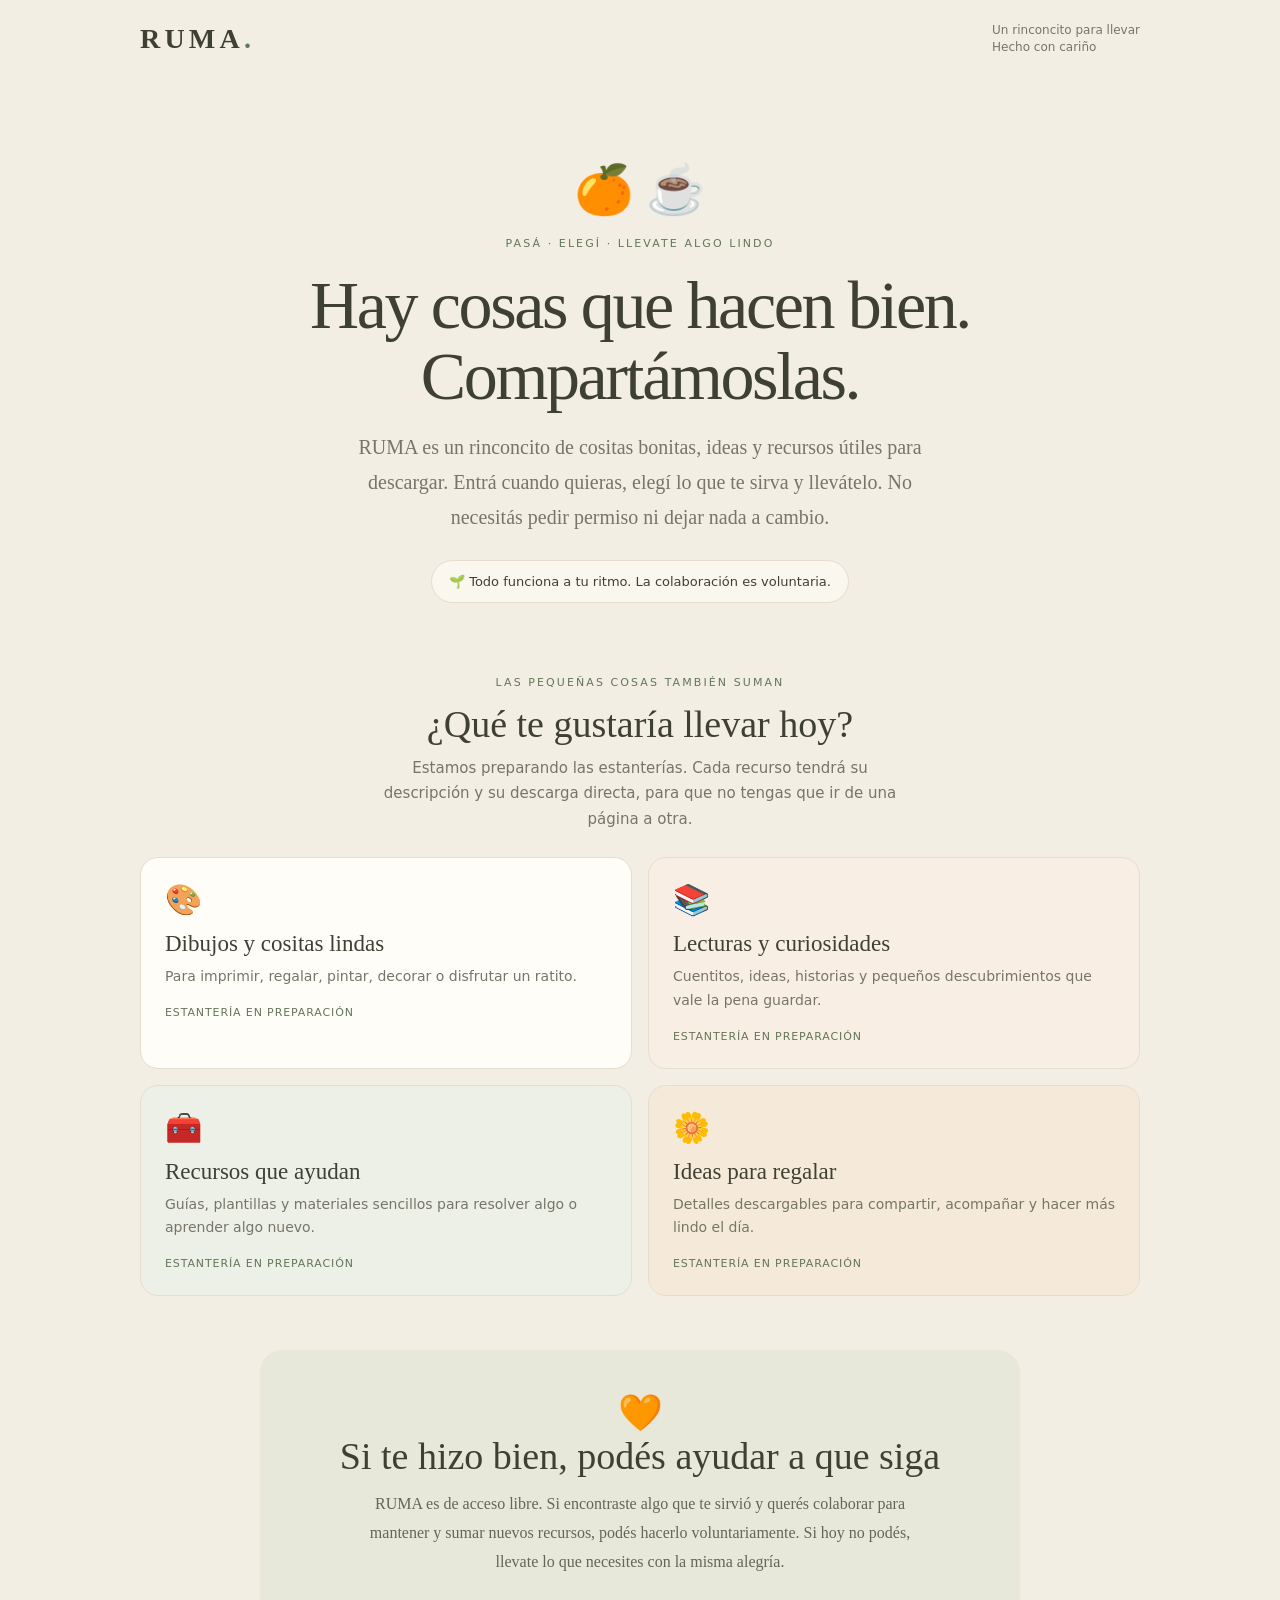
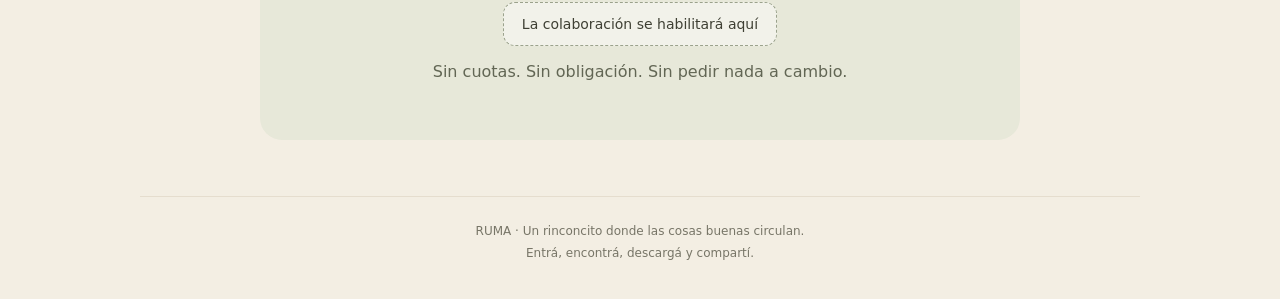
<file: index.html>
<!doctype html>
<html lang="es">
<head>
  <meta charset="utf-8">
  <meta name="viewport" content="width=device-width, initial-scale=1">
  <meta name="theme-color" content="#f3eee3">
  <meta name="description" content="RUMA: un rinconcito de recursos bonitos, útiles y gratuitos para descargar. Llevate lo que te sirva y colaborá voluntariamente si querés.">
  <title>RUMA — Un rinconcito para llevar</title>
  <style>
    :root{--cream:#f3eee3;--paper:#fffdf8;--ink:#3f4034;--muted:#777567;--green:#64765a;--soft:#e7e8d9;--peach:#f2dfcf;--line:#e5ddce}
    *{box-sizing:border-box}
    html{scroll-behavior:smooth}
    body{margin:0;background:var(--cream);color:var(--ink);font-family:Georgia,"Times New Roman",serif}
    a{color:inherit}
    .wrap{width:min(100% - 32px,1000px);margin:auto}
    header{padding:22px 0;display:flex;align-items:center;justify-content:space-between;gap:16px}
    .brand{font-size:28px;letter-spacing:.15em;font-weight:bold}
    .tag{font:12px/1.4 system-ui,sans-serif;color:var(--muted)}
    .hero{padding:clamp(38px,8vw,84px) 0 50px;text-align:center}
    .symbol{font-size:48px;margin-bottom:18px}
    .eyebrow{font:11px/1.5 system-ui,sans-serif;letter-spacing:.19em;text-transform:uppercase;color:var(--green)}
    h1{font-size:clamp(38px,7vw,68px);line-height:1.04;font-weight:normal;letter-spacing:-.035em;margin:18px auto;max-width:760px}
    .intro{font-size:clamp(17px,2.4vw,20px);line-height:1.75;color:var(--muted);max-width:600px;margin:0 auto}
    .note{display:inline-block;margin-top:25px;padding:11px 17px;border:1px solid var(--line);border-radius:30px;background:rgba(255,253,248,.6);font:13px/1.5 system-ui,sans-serif}
    .section-head{text-align:center;padding:22px 0 25px}
    h2{font-size:clamp(27px,4vw,38px);font-weight:normal;margin:10px 0}
    .section-head p{font:15px/1.7 system-ui,sans-serif;color:var(--muted);max-width:520px;margin:0 auto}
    .shelves{display:grid;grid-template-columns:repeat(2,minmax(0,1fr));gap:16px;padding-bottom:54px}
    .shelf{background:var(--paper);border:1px solid var(--line);border-radius:18px;padding:24px;min-height:185px}
    .shelf:nth-child(2){background:#f8eee4}.shelf:nth-child(3){background:#edf0e6}.shelf:nth-child(4){background:#f5ead9}
    .emoji{font-size:30px}
    .shelf h3{font-size:23px;font-weight:normal;margin:14px 0 8px}
    .shelf p{font:14px/1.7 system-ui,sans-serif;color:var(--muted);margin:0}
    .shelf .soon{display:inline-block;margin-top:17px;font:11px system-ui,sans-serif;letter-spacing:.08em;text-transform:uppercase;color:var(--green)}
    .honor{margin:0 auto 56px;max-width:760px;background:var(--soft);border-radius:22px;padding:clamp(25px,5vw,42px);text-align:center}
    .honor h2{margin-top:0}
    .honor p{font-size:16px;line-height:1.8;color:#626654;max-width:570px;margin:12px auto}
    .alias{display:inline-block;margin-top:13px;padding:13px 18px;border:1px dashed #9ba28c;border-radius:12px;font:14px system-ui,sans-serif;background:rgba(255,255,255,.45)}
    .small{font:12px/1.7 system-ui,sans-serif;color:var(--muted)}
    footer{text-align:center;border-top:1px solid var(--line);padding:24px 0 34px;font:12px/1.8 system-ui,sans-serif;color:var(--muted)}
    @media(max-width:560px){.shelves{grid-template-columns:1fr;gap:12px}.shelf{min-height:0;padding:22px}.hero{padding-top:36px}header{align-items:flex-start}.tag{text-align:right;max-width:140px}}
  </style>
</head>
<body>
  <header class="wrap">
    <div class="brand" aria-label="RUMA">RUMA<span style="color:var(--green)">.</span></div>
    <div class="tag">Un rinconcito para llevar<br>Hecho con cariño</div>
  </header>
  <main>
    <section class="hero wrap">
      <div class="symbol" aria-hidden="true">🍊 ☕</div>
      <div class="eyebrow">Pasá · Elegí · Llevate algo lindo</div>
      <h1>Hay cosas que hacen bien.<br>Compartámoslas.</h1>
      <p class="intro">RUMA es un rinconcito de cositas bonitas, ideas y recursos útiles para descargar. Entrá cuando quieras, elegí lo que te sirva y llevátelo. No necesitás pedir permiso ni dejar nada a cambio.</p>
      <div class="note">🌱 Todo funciona a tu ritmo. La colaboración es voluntaria.</div>
    </section>
    <section class="wrap" aria-labelledby="recursos">
      <div class="section-head">
        <div class="eyebrow">Las pequeñas cosas también suman</div>
        <h2 id="recursos">¿Qué te gustaría llevar hoy?</h2>
        <p>Estamos preparando las estanterías. Cada recurso tendrá su descripción y su descarga directa, para que no tengas que ir de una página a otra.</p>
      </div>
      <div class="shelves">
        <article class="shelf"><div class="emoji" aria-hidden="true">🎨</div><h3>Dibujos y cositas lindas</h3><p>Para imprimir, regalar, pintar, decorar o disfrutar un ratito.</p><span class="soon">Estantería en preparación</span></article>
        <article class="shelf"><div class="emoji" aria-hidden="true">📚</div><h3>Lecturas y curiosidades</h3><p>Cuentitos, ideas, historias y pequeños descubrimientos que vale la pena guardar.</p><span class="soon">Estantería en preparación</span></article>
        <article class="shelf"><div class="emoji" aria-hidden="true">🧰</div><h3>Recursos que ayudan</h3><p>Guías, plantillas y materiales sencillos para resolver algo o aprender algo nuevo.</p><span class="soon">Estantería en preparación</span></article>
        <article class="shelf"><div class="emoji" aria-hidden="true">🌼</div><h3>Ideas para regalar</h3><p>Detalles descargables para compartir, acompañar y hacer más lindo el día.</p><span class="soon">Estantería en preparación</span></article>
      </div>
    </section>
    <section class="honor wrap" aria-labelledby="colaborar">
      <div style="font-size:36px" aria-hidden="true">🧡</div>
      <h2 id="colaborar">Si te hizo bien, podés ayudar a que siga</h2>
      <p>RUMA es de acceso libre. Si encontraste algo que te sirvió y querés colaborar para mantener y sumar nuevos recursos, podés hacerlo voluntariamente. Si hoy no podés, llevate lo que necesites con la misma alegría.</p>
      <div class="alias">La colaboración se habilitará aquí</div>
      <p class="small">Sin cuotas. Sin obligación. Sin pedir nada a cambio.</p>
    </section>
  </main>
  <footer class="wrap">RUMA · Un rinconcito donde las cosas buenas circulan.<br>Entrá, encontrá, descargá y compartí.</footer>
</body>
</html>
</file>
